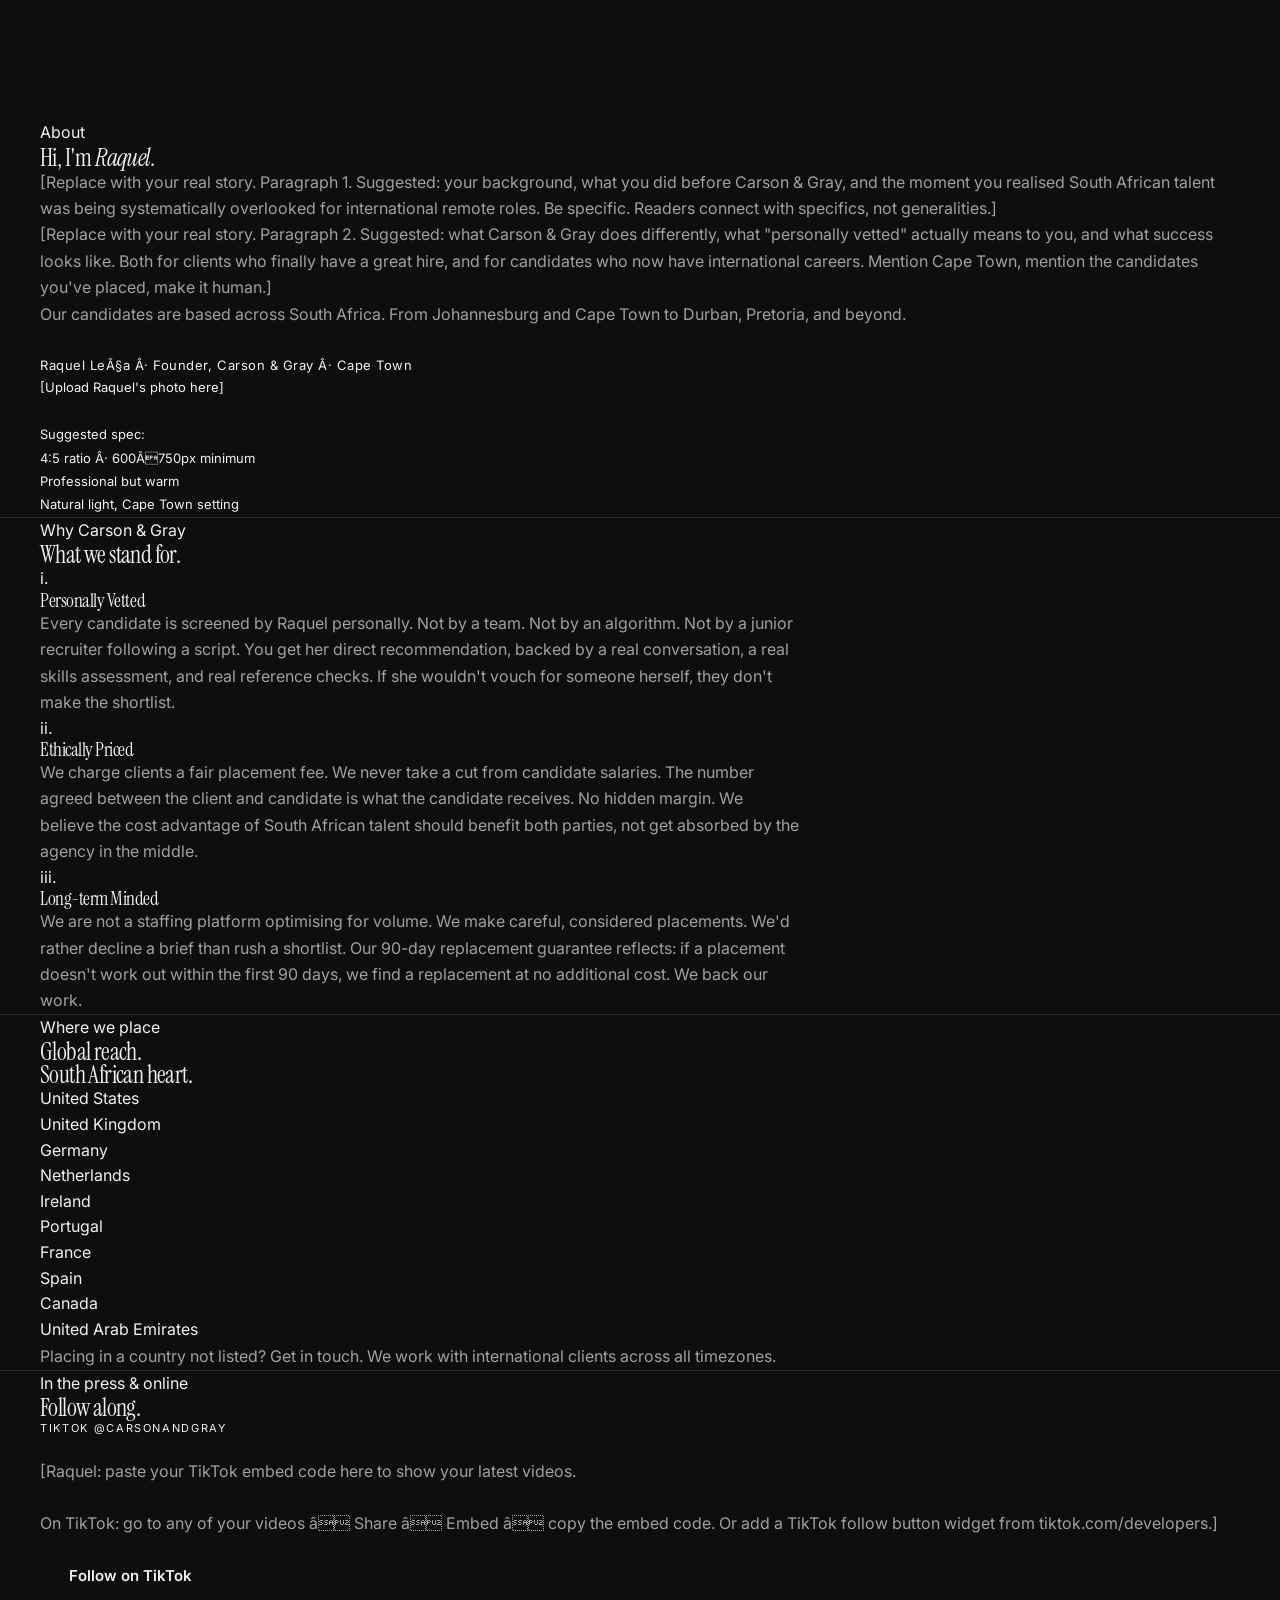
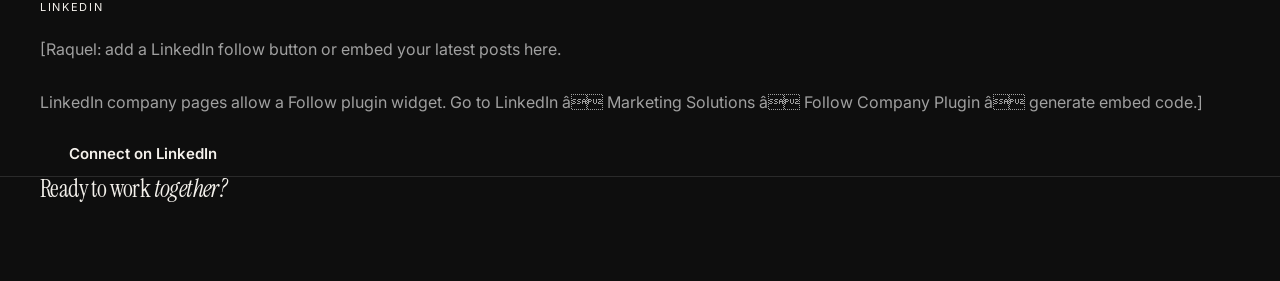
<file: about.html>
<!DOCTYPE html>
<html lang="en">
<head>
  <meta charset="UTF-8" />
  <meta name="viewport" content="width=device-width, initial-scale=1.0" />
  <title>About | Carson &amp; Gray</title>
  <meta name="description" content="Carson & Gray was built to bridge the gap between South Africa's exceptional talent and the international businesses that need them." />
  <meta property="og:title" content="About | Carson &amp; Gray" />
  <meta property="og:description" content="Hi, I'm Raquel. I started Carson & Gray after years of watching incredible South African professionals be overlooked for international remote roles." />
  <link rel="icon" type="image/svg+xml" href="data:image/svg+xml,<svg xmlns='http://www.w3.org/2000/svg' viewBox='0 0 32 32'><rect width='32' height='32' fill='%231a1916'/><text x='4' y='22' font-size='11' fill='%23f0e8db' font-family='serif' letter-spacing='1'>C<tspan font-style='italic'>&amp;</tspan>G</text></svg>" />
  <link rel="preconnect" href="https://fonts.googleapis.com" />
  <link href="https://fonts.googleapis.com/css2?family=Fraunces:ital,opsz,wght@0,9..144,300;0,9..144,400;1,9..144,300;1,9..144,400&family=DM+Sans:wght@400;500&display=swap" rel="stylesheet" />
  <link rel="stylesheet" href="css/style.css" />
</head>
<body>

  <div id="nav-placeholder"></div>

  <main>

    <!-- ââ FOUNDER SPLIT ââ -->
    <section style="padding: 120px 0 0;">
      <div class="container">
        <div class="founder-split">
          <div class="founder-text reveal">
            <span class="eyebrow" style="margin-bottom: 32px;">About</span>
            <h1>Hi, I'm <em>Raquel.</em></h1>
            <p>[Replace with your real story. Paragraph 1. Suggested: your background, what you did before Carson &amp; Gray, and the moment you realised South African talent was being systematically overlooked for international remote roles. Be specific. Readers connect with specifics, not generalities.]</p>
            <p>[Replace with your real story. Paragraph 2. Suggested: what Carson &amp; Gray does differently, what "personally vetted" actually means to you, and what success looks like. Both for clients who finally have a great hire, and for candidates who now have international careers. Mention Cape Town, mention the candidates you've placed, make it human.]</p>
            <p>Our candidates are based across South Africa. From Johannesburg and Cape Town to Durban, Pretoria, and beyond.</p>
            <p style="font-size: 13px; color: var(--ink-mute); margin-top: 28px; letter-spacing: 0.04em;">Raquel LeÃ§a Â· Founder, Carson &amp; Gray Â· Cape Town</p>
          </div>
          <div class="founder-photo reveal reveal-delay-1">
            <!-- Upload photo: 4:5 ratio, professional but warm, natural light. 600Ã750px minimum. -->
            <div>
              <p style="font-size: 13px; color: var(--ink-mute); line-height: 1.8;">[Upload Raquel's photo here]<br /><br />Suggested spec:<br />4:5 ratio Â· 600Ã750px minimum<br />Professional but warm<br />Natural light, Cape Town setting</p>
            </div>
          </div>
        </div>
      </div>
    </section>

    <hr class="section-rule" />

    <!-- ââ WHY CARSON & GRAY ââ -->
    <section>
      <div class="container">
        <div class="section-header reveal">
          <span class="eyebrow">Why Carson &amp; Gray</span>
          <h2>What we stand for.</h2>
        </div>
        <div class="values-list" style="max-width: 760px;">
          <div class="value-item reveal">
            <div class="value-item__num">i.</div>
            <div>
              <h3>Personally Vetted</h3>
              <p>Every candidate is screened by Raquel personally. Not by a team. Not by an algorithm. Not by a junior recruiter following a script. You get her direct recommendation, backed by a real conversation, a real skills assessment, and real reference checks. If she wouldn't vouch for someone herself, they don't make the shortlist.</p>
            </div>
          </div>
          <div class="value-item reveal">
            <div class="value-item__num">ii.</div>
            <div>
              <h3>Ethically Priced</h3>
              <p>We charge clients a fair placement fee. We never take a cut from candidate salaries. The number agreed between the client and candidate is what the candidate receives. No hidden margin. We believe the cost advantage of South African talent should benefit both parties, not get absorbed by the agency in the middle.</p>
            </div>
          </div>
          <div class="value-item reveal">
            <div class="value-item__num">iii.</div>
            <div>
              <h3>Long-term Minded</h3>
              <p>We are not a staffing platform optimising for volume. We make careful, considered placements. We'd rather decline a brief than rush a shortlist. Our 90-day replacement guarantee reflects: if a placement doesn't work out within the first 90 days, we find a replacement at no additional cost. We back our work.</p>
            </div>
          </div>
        </div>
      </div>
    </section>

    <hr class="section-rule" />

    <!-- ââ WHERE WE PLACE ââ -->
    <section style="background: var(--paper-deep);">
      <div class="container">
        <div class="section-header reveal">
          <span class="eyebrow">Where we place</span>
          <h2>Global reach.<br/>South African heart.</h2>
        </div>
        <div class="countries-grid reveal">
          <div class="country-item">United States</div>
          <div class="country-item">United Kingdom</div>
          <div class="country-item">Germany</div>
          <div class="country-item">Netherlands</div>
          <div class="country-item">Ireland</div>
          <div class="country-item">Portugal</div>
          <div class="country-item">France</div>
          <div class="country-item">Spain</div>
          <div class="country-item">Canada</div>
          <div class="country-item">United Arab Emirates</div>
        </div>
        <p class="notice" style="margin-top: 1px;">Placing in a country not listed? Get in touch. We work with international clients across all timezones.</p>
      </div>
    </section>

    <hr class="section-rule" />

    <!-- ââ CONTENT / PRESS ââ -->
    <section>
      <div class="container">
        <div class="section-header reveal">
          <span class="eyebrow">In the press &amp; online</span>
          <h2>Follow along.</h2>
        </div>
        <div class="split-2 reveal">
          <div>
            <p style="font-size: 11px; letter-spacing: 0.15em; text-transform: uppercase; color: var(--ink-mute); margin-bottom: 20px;">TikTok @carsonandgray</p>
            <div class="embed-placeholder">
              <p>[Raquel: paste your TikTok embed code here to show your latest videos.<br /><br />On TikTok: go to any of your videos â Share â Embed â copy the embed code. Or add a TikTok follow button widget from tiktok.com/developers.]</p>
            </div>
            <div style="margin-top: 16px;">
              <a href="https://tiktok.com/@carsonandgray" target="_blank" rel="noopener" class="btn btn--outline">Follow on TikTok</a>
            </div>
          </div>
          <div>
            <p style="font-size: 11px; letter-spacing: 0.15em; text-transform: uppercase; color: var(--ink-mute); margin-bottom: 20px;">LinkedIn</p>
            <div class="embed-placeholder">
              <p>[Raquel: add a LinkedIn follow button or embed your latest posts here.<br /><br />LinkedIn company pages allow a Follow plugin widget. Go to LinkedIn â Marketing Solutions â Follow Company Plugin â generate embed code.]</p>
            </div>
            <div style="margin-top: 16px;">
              <a href="https://linkedin.com" target="_blank" rel="noopener" class="btn btn--outline">Connect on LinkedIn</a>
            </div>
          </div>
        </div>
      </div>
    </section>

    <hr class="section-rule" />

    <!-- ââ CTA ââ -->
    <section class="dark-cta">
      <div class="container">
        <h2 class="reveal">Ready to work <em>together?</em></h2>
        <div style="display: flex; gap: 16px; justify-content: center; flex-wrap: wrap; margin-top: 8px;">
          <a href="contact.html" class="btn btn--accent reveal">Book a discovery call</a>
          <a href="for-candidates.html" class="btn btn--outline-paper reveal">I'm a candidate â</a>
        </div>
      </div>
    </section>

  </main>

  <div id="footer-placeholder"></div>

  <script src="js/main.js"></script>
  <script>initNav('about.html');</script>
</body>
</html>
</file>
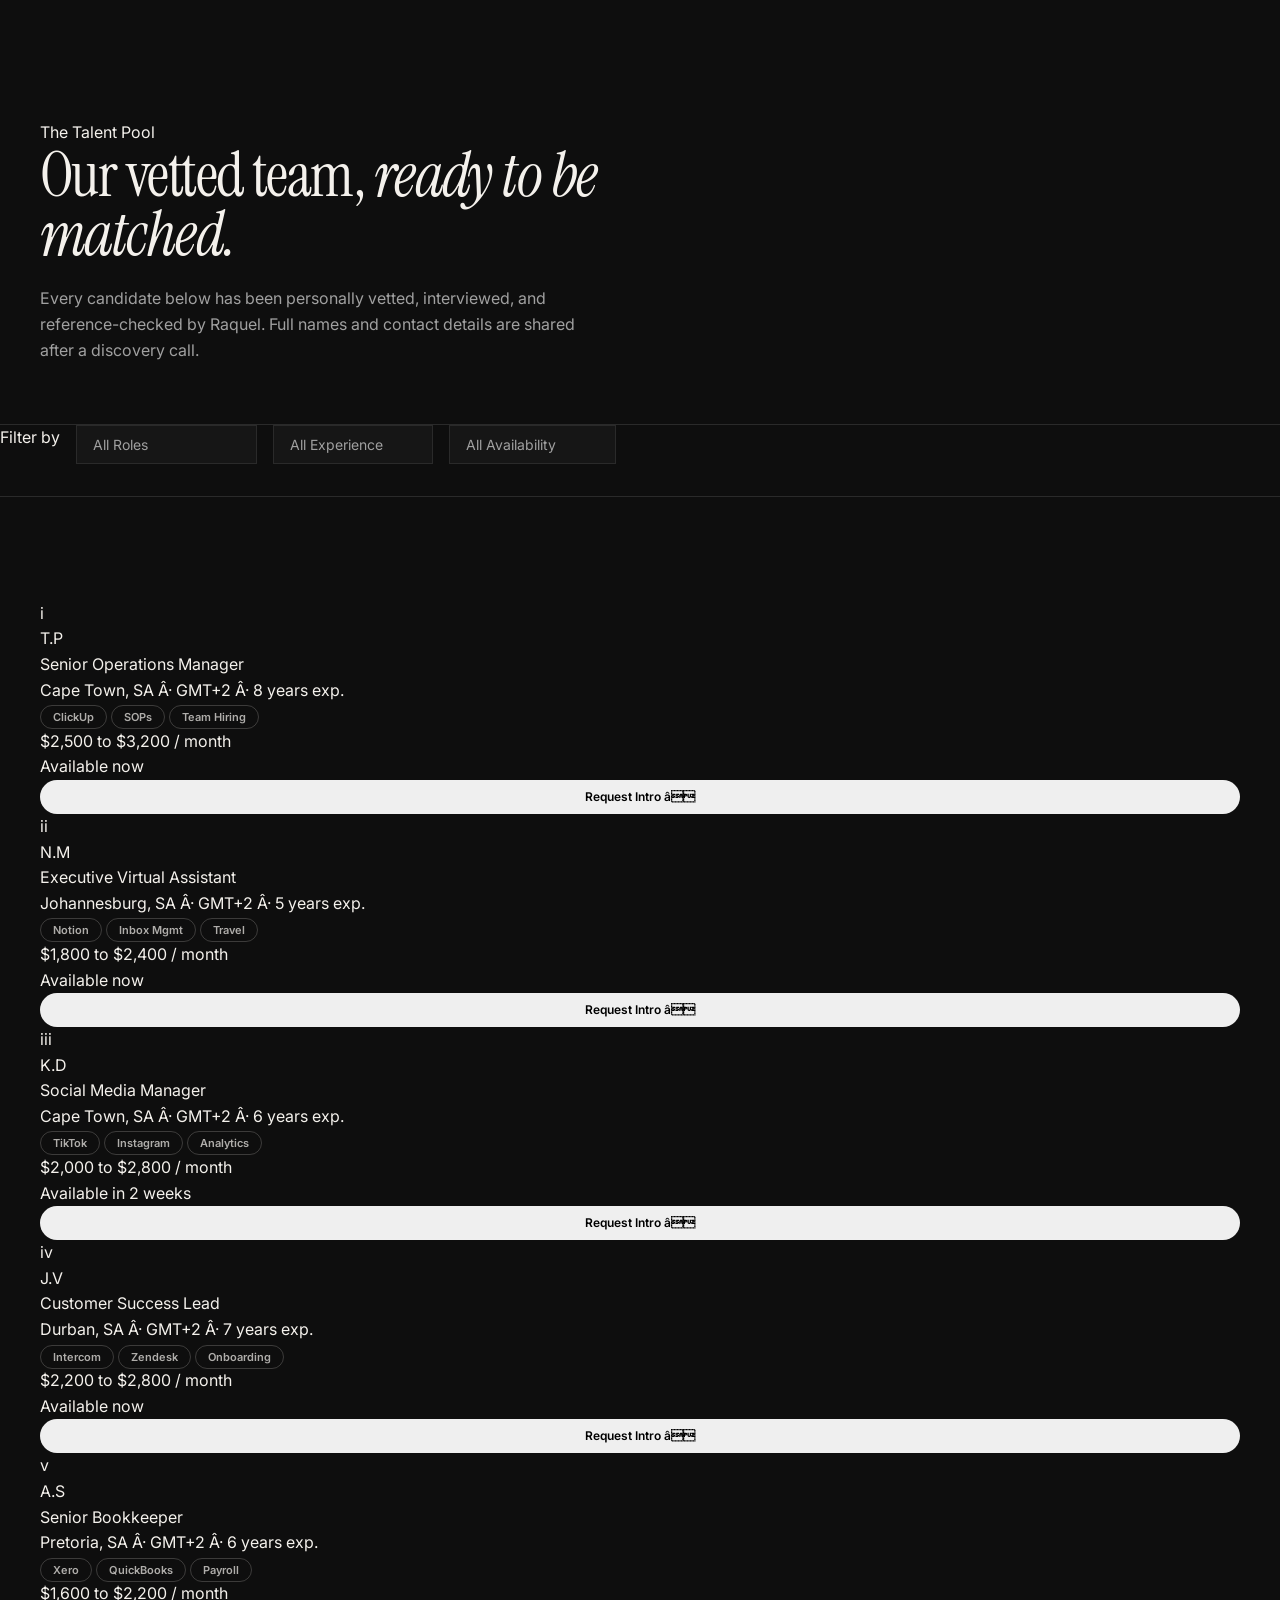
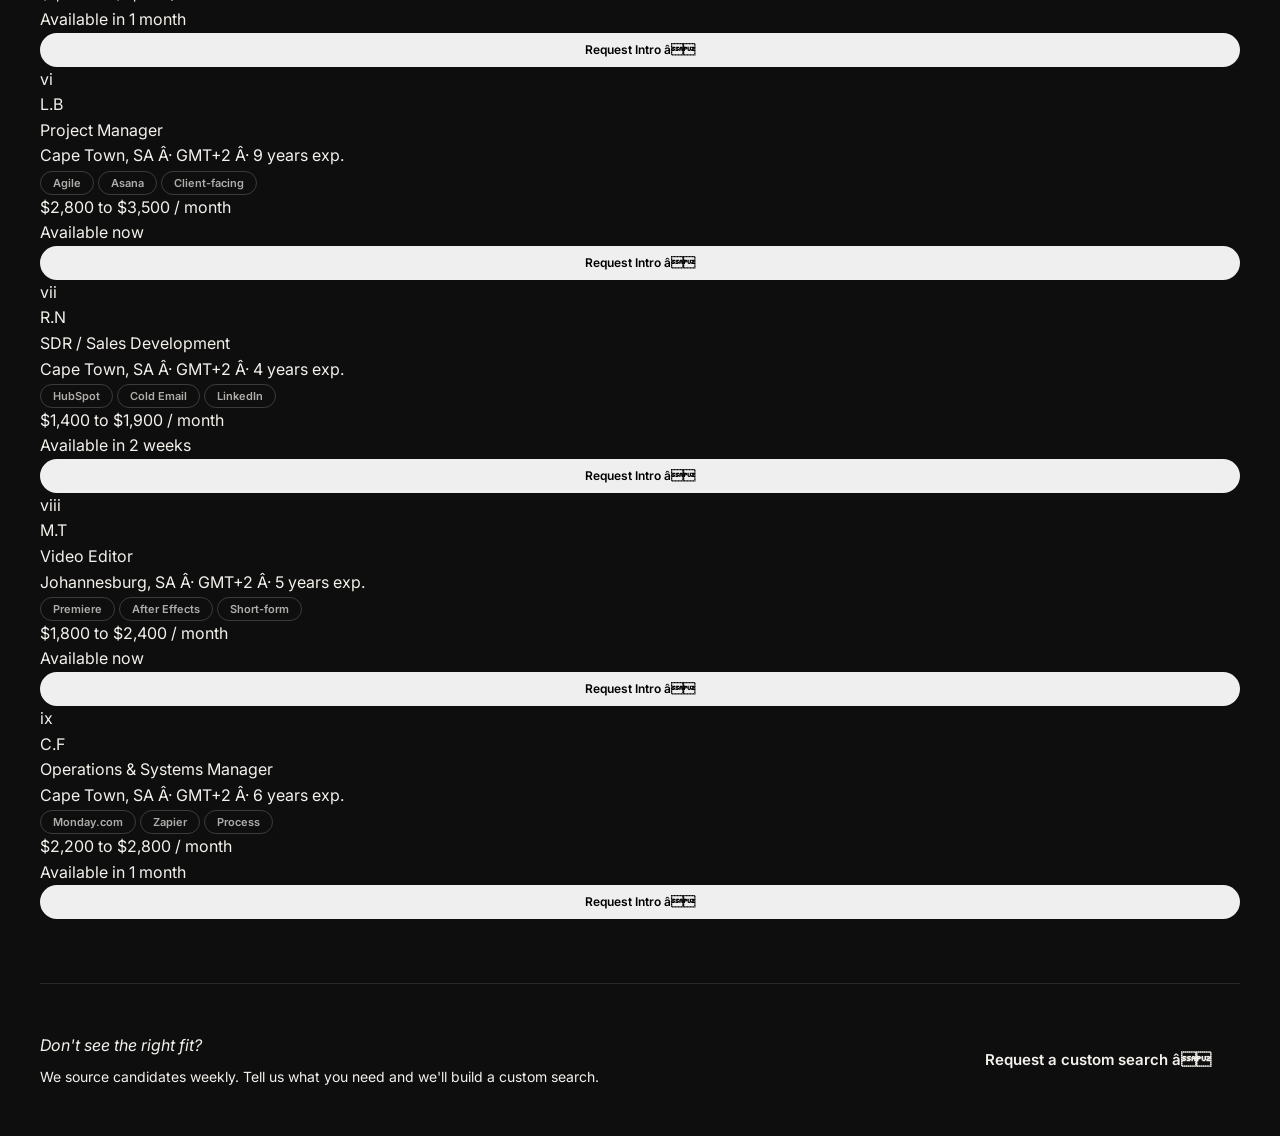
<file: talent-pool.html>
<!DOCTYPE html>
<html lang="en">
<head>
  <meta charset="UTF-8" />
  <meta name="viewport" content="width=device-width, initial-scale=1.0" />
  <title>Talent Pool | Carson &amp; Gray</title>
  <meta name="description" content="Browse our vetted South African remote talent. Every candidate has been personally interviewed and reference-checked." />
  <meta property="og:title" content="Talent Pool | Carson &amp; Gray" />
  <meta property="og:description" content="Our vetted team, ready to be matched." />
  <link rel="icon" type="image/svg+xml" href="data:image/svg+xml,<svg xmlns='http://www.w3.org/2000/svg' viewBox='0 0 32 32'><rect width='32' height='32' fill='%231a1916'/><text x='4' y='22' font-size='11' fill='%23f0e8db' font-family='serif' letter-spacing='1'>C<tspan font-style='italic'>&amp;</tspan>G</text></svg>" />
  <link rel="preconnect" href="https://fonts.googleapis.com" />
  <link href="https://fonts.googleapis.com/css2?family=Fraunces:ital,opsz,wght@0,9..144,300;0,9..144,400;1,9..144,300;1,9..144,400&family=DM+Sans:wght@400;500&display=swap" rel="stylesheet" />
  <link rel="stylesheet" href="css/style.css" />
  <style>
    .talent-header {
      padding: 120px 0 60px;
      border-bottom: 1px solid var(--rule);
    }
  </style>
</head>
<body>

  <div id="nav-placeholder"></div>

  <main>

    <!-- ââ HEADER ââ -->
    <section class="talent-header">
      <div class="container">
        <div class="section-header reveal" style="max-width: 760px; margin-bottom: 0;">
          <span class="eyebrow eyebrow--accent">The Talent Pool</span>
          <h1 style="font-size: clamp(36px, 5vw, 62px);">Our vetted team, <em>ready to be matched.</em></h1>
          <p style="margin-top: 20px; font-size: 16px; max-width: 560px;">Every candidate below has been personally vetted, interviewed, and reference-checked by Raquel. Full names and contact details are shared after a discovery call.</p>
        </div>
      </div>
    </section>

    <!-- ââ FILTERS ââ -->
    <div class="filters-bar" role="search" aria-label="Filter candidates">
      <span class="filters-label">Filter by</span>
      <select class="filter-select" data-filter="role" aria-label="Role type">
        <option value="">All Roles</option>
        <option value="Executive Assistant">Executive Assistant</option>
        <option value="Operations Manager">Operations Manager</option>
        <option value="Social Media Manager">Social Media Manager</option>
        <option value="Customer Support">Customer Support</option>
        <option value="Video Editor">Video Editor</option>
        <option value="Bookkeeper">Bookkeeper</option>
        <option value="Project Manager">Project Manager</option>
        <option value="SDR">SDR / Sales</option>
      </select>
      <select class="filter-select" data-filter="exp" aria-label="Experience level">
        <option value="">All Experience</option>
        <option value="3-5yr">3 to 5 years</option>
        <option value="5-8yr">5 to 8 years</option>
        <option value="8yr+">8+ years</option>
      </select>
      <select class="filter-select" data-filter="avail" aria-label="Availability">
        <option value="">All Availability</option>
        <option value="now">Available now</option>
        <option value="2wk">Available in 2 weeks</option>
        <option value="1mo">Available in 1 month</option>
      </select>
    </div>

    <!-- ââ TALENT GRID ââ -->
    <section style="padding: 48px 0;">
      <div class="container">
        <div class="talent-grid" id="talent-grid">

          <!-- Card 1 -->
          <div class="cand-card reveal" data-role="Operations Manager" data-exp="8yr+" data-avail="now">
            <div class="cand-card__num">i</div>
            <div class="cand-card__initials">T.P</div>
            <div class="cand-card__role">Senior Operations Manager</div>
            <div class="cand-card__meta">Cape Town, SA Â· GMT+2 Â· 8 years exp.</div>
            <div class="cand-card__tags">
              <span class="tag">ClickUp</span>
              <span class="tag">SOPs</span>
              <span class="tag">Team Hiring</span>
            </div>
            <div class="cand-card__rate">$2,500 to $3,200 / month</div>
            <div class="cand-card__avail">
              <span class="avail-dot avail-dot--green" aria-hidden="true"></span>
              Available now
            </div>
            <button class="btn btn--outline" onclick="openIntroModal()" style="width:100%; justify-content:center; font-size:12px; padding:10px;">Request Intro â</button>
          </div>

          <!-- Card 2 -->
          <div class="cand-card reveal reveal-delay-1" data-role="Executive Assistant" data-exp="5-8yr" data-avail="now">
            <div class="cand-card__num">ii</div>
            <div class="cand-card__initials">N.M</div>
            <div class="cand-card__role">Executive Virtual Assistant</div>
            <div class="cand-card__meta">Johannesburg, SA Â· GMT+2 Â· 5 years exp.</div>
            <div class="cand-card__tags">
              <span class="tag">Notion</span>
              <span class="tag">Inbox Mgmt</span>
              <span class="tag">Travel</span>
            </div>
            <div class="cand-card__rate">$1,800 to $2,400 / month</div>
            <div class="cand-card__avail">
              <span class="avail-dot avail-dot--green" aria-hidden="true"></span>
              Available now
            </div>
            <button class="btn btn--outline" onclick="openIntroModal()" style="width:100%; justify-content:center; font-size:12px; padding:10px;">Request Intro â</button>
          </div>

          <!-- Card 3 -->
          <div class="cand-card reveal reveal-delay-2" data-role="Social Media Manager" data-exp="5-8yr" data-avail="2wk">
            <div class="cand-card__num">iii</div>
            <div class="cand-card__initials">K.D</div>
            <div class="cand-card__role">Social Media Manager</div>
            <div class="cand-card__meta">Cape Town, SA Â· GMT+2 Â· 6 years exp.</div>
            <div class="cand-card__tags">
              <span class="tag">TikTok</span>
              <span class="tag">Instagram</span>
              <span class="tag">Analytics</span>
            </div>
            <div class="cand-card__rate">$2,000 to $2,800 / month</div>
            <div class="cand-card__avail">
              <span class="avail-dot avail-dot--amber" aria-hidden="true"></span>
              Available in 2 weeks
            </div>
            <button class="btn btn--outline" onclick="openIntroModal()" style="width:100%; justify-content:center; font-size:12px; padding:10px;">Request Intro â</button>
          </div>

          <!-- Card 4 -->
          <div class="cand-card reveal" data-role="Customer Support" data-exp="5-8yr" data-avail="now">
            <div class="cand-card__num">iv</div>
            <div class="cand-card__initials">J.V</div>
            <div class="cand-card__role">Customer Success Lead</div>
            <div class="cand-card__meta">Durban, SA Â· GMT+2 Â· 7 years exp.</div>
            <div class="cand-card__tags">
              <span class="tag">Intercom</span>
              <span class="tag">Zendesk</span>
              <span class="tag">Onboarding</span>
            </div>
            <div class="cand-card__rate">$2,200 to $2,800 / month</div>
            <div class="cand-card__avail">
              <span class="avail-dot avail-dot--green" aria-hidden="true"></span>
              Available now
            </div>
            <button class="btn btn--outline" onclick="openIntroModal()" style="width:100%; justify-content:center; font-size:12px; padding:10px;">Request Intro â</button>
          </div>

          <!-- Card 5 -->
          <div class="cand-card reveal reveal-delay-1" data-role="Bookkeeper" data-exp="5-8yr" data-avail="1mo">
            <div class="cand-card__num">v</div>
            <div class="cand-card__initials">A.S</div>
            <div class="cand-card__role">Senior Bookkeeper</div>
            <div class="cand-card__meta">Pretoria, SA Â· GMT+2 Â· 6 years exp.</div>
            <div class="cand-card__tags">
              <span class="tag">Xero</span>
              <span class="tag">QuickBooks</span>
              <span class="tag">Payroll</span>
            </div>
            <div class="cand-card__rate">$1,600 to $2,200 / month</div>
            <div class="cand-card__avail">
              <span class="avail-dot avail-dot--muted" aria-hidden="true"></span>
              Available in 1 month
            </div>
            <button class="btn btn--outline" onclick="openIntroModal()" style="width:100%; justify-content:center; font-size:12px; padding:10px;">Request Intro â</button>
          </div>

          <!-- Card 6 -->
          <div class="cand-card reveal reveal-delay-2" data-role="Project Manager" data-exp="8yr+" data-avail="now">
            <div class="cand-card__num">vi</div>
            <div class="cand-card__initials">L.B</div>
            <div class="cand-card__role">Project Manager</div>
            <div class="cand-card__meta">Cape Town, SA Â· GMT+2 Â· 9 years exp.</div>
            <div class="cand-card__tags">
              <span class="tag">Agile</span>
              <span class="tag">Asana</span>
              <span class="tag">Client-facing</span>
            </div>
            <div class="cand-card__rate">$2,800 to $3,500 / month</div>
            <div class="cand-card__avail">
              <span class="avail-dot avail-dot--green" aria-hidden="true"></span>
              Available now
            </div>
            <button class="btn btn--outline" onclick="openIntroModal()" style="width:100%; justify-content:center; font-size:12px; padding:10px;">Request Intro â</button>
          </div>

          <!-- Card 7 -->
          <div class="cand-card reveal" data-role="SDR" data-exp="3-5yr" data-avail="2wk">
            <div class="cand-card__num">vii</div>
            <div class="cand-card__initials">R.N</div>
            <div class="cand-card__role">SDR / Sales Development</div>
            <div class="cand-card__meta">Cape Town, SA Â· GMT+2 Â· 4 years exp.</div>
            <div class="cand-card__tags">
              <span class="tag">HubSpot</span>
              <span class="tag">Cold Email</span>
              <span class="tag">LinkedIn</span>
            </div>
            <div class="cand-card__rate">$1,400 to $1,900 / month</div>
            <div class="cand-card__avail">
              <span class="avail-dot avail-dot--amber" aria-hidden="true"></span>
              Available in 2 weeks
            </div>
            <button class="btn btn--outline" onclick="openIntroModal()" style="width:100%; justify-content:center; font-size:12px; padding:10px;">Request Intro â</button>
          </div>

          <!-- Card 8 -->
          <div class="cand-card reveal reveal-delay-1" data-role="Video Editor" data-exp="5-8yr" data-avail="now">
            <div class="cand-card__num">viii</div>
            <div class="cand-card__initials">M.T</div>
            <div class="cand-card__role">Video Editor</div>
            <div class="cand-card__meta">Johannesburg, SA Â· GMT+2 Â· 5 years exp.</div>
            <div class="cand-card__tags">
              <span class="tag">Premiere</span>
              <span class="tag">After Effects</span>
              <span class="tag">Short-form</span>
            </div>
            <div class="cand-card__rate">$1,800 to $2,400 / month</div>
            <div class="cand-card__avail">
              <span class="avail-dot avail-dot--green" aria-hidden="true"></span>
              Available now
            </div>
            <button class="btn btn--outline" onclick="openIntroModal()" style="width:100%; justify-content:center; font-size:12px; padding:10px;">Request Intro â</button>
          </div>

          <!-- Card 9 -->
          <div class="cand-card reveal reveal-delay-2" data-role="Operations Manager" data-exp="5-8yr" data-avail="1mo">
            <div class="cand-card__num">ix</div>
            <div class="cand-card__initials">C.F</div>
            <div class="cand-card__role">Operations &amp; Systems Manager</div>
            <div class="cand-card__meta">Cape Town, SA Â· GMT+2 Â· 6 years exp.</div>
            <div class="cand-card__tags">
              <span class="tag">Monday.com</span>
              <span class="tag">Zapier</span>
              <span class="tag">Process</span>
            </div>
            <div class="cand-card__rate">$2,200 to $2,800 / month</div>
            <div class="cand-card__avail">
              <span class="avail-dot avail-dot--muted" aria-hidden="true"></span>
              Available in 1 month
            </div>
            <button class="btn btn--outline" onclick="openIntroModal()" style="width:100%; justify-content:center; font-size:12px; padding:10px;">Request Intro â</button>
          </div>

        </div>

        <!-- No results message -->
        <div id="no-results" style="display:none; text-align:center; padding: 80px 0; color: var(--ink-mute); font-size: 15px;">
          No candidates match your current filters. <a href="#" onclick="resetFilters(); return false;" style="color:var(--ink); text-decoration:underline;">Clear filters</a>
        </div>

        <!-- Bottom CTA -->
        <div style="margin-top: 64px; padding-top: 48px; border-top: 1px solid var(--rule); display: flex; justify-content: space-between; align-items: center; flex-wrap: wrap; gap: 20px;">
          <div>
            <p style="font-size: 16px; font-family: var(--font-display); font-style: italic; color: var(--ink);">Don't see the right fit?</p>
            <p style="font-size: 14px; color: var(--ink-mute); margin-top: 6px;">We source candidates weekly. Tell us what you need and we'll build a custom search.</p>
          </div>
          <a href="contact.html" class="btn btn--filled">Request a custom search â</a>
        </div>
      </div>
    </section>

  </main>

  <!-- ââ INTRO MODAL ââ -->
  <div id="intro-modal" role="dialog" aria-modal="true" aria-label="Request an introduction" style="display:none; position:fixed; inset:0; z-index:1000; background:rgba(26,25,22,0.7); align-items:center; justify-content:center;">
    <div style="background:var(--paper); max-width:480px; width:90%; padding:52px 48px; position:relative; border:1px solid var(--rule);">
      <button onclick="closeIntroModal()" aria-label="Close" style="position:absolute; top:20px; right:24px; background:none; border:none; font-size:22px; color:var(--ink-mute); cursor:pointer;">Ã</button>
      <h3 style="font-size:26px; margin-bottom:12px;">Request an Introduction</h3>
      <p style="font-size:14px; color:var(--ink-soft); margin-bottom:28px;">To unlock full candidate profiles and arrange introductions, book a quick discovery call with Raquel. Takes 20 minutes and costs nothing.</p>
      <a href="contact.html" class="btn btn--filled">Book a discovery call â</a>
    </div>
  </div>

  <div id="footer-placeholder"></div>

  <script src="js/main.js"></script>
  <script>
    initNav('talent-pool.html');

    function openIntroModal() {
      const m = document.getElementById('intro-modal');
      m.style.display = 'flex';
      document.body.style.overflow = 'hidden';
    }
    function closeIntroModal() {
      document.getElementById('intro-modal').style.display = 'none';
      document.body.style.overflow = '';
    }
    document.getElementById('intro-modal').addEventListener('click', e => {
      if (e.target === document.getElementById('intro-modal')) closeIntroModal();
    });

    // Check for no results
    const origFilter = initFilters;
    document.addEventListener('DOMContentLoaded', () => {
      const selects = document.querySelectorAll('.filter-select[data-filter]');
      selects.forEach(s => s.addEventListener('change', checkNoResults));
    });
    function checkNoResults() {
      const visible = document.querySelectorAll('#talent-grid .cand-card:not([data-hidden="true"])').length;
      document.getElementById('no-results').style.display = visible === 0 ? 'block' : 'none';
    }
    function resetFilters() {
      document.querySelectorAll('.filter-select').forEach(s => s.value = '');
      document.querySelectorAll('#talent-grid .cand-card').forEach(c => c.dataset.hidden = 'false');
      document.getElementById('no-results').style.display = 'none';
    }
  </script>
</body>
</html>
</file>
<file: css/style.css>
/* =============================================
   CARSON & GRAY â SHARED STYLESHEET
   ============================================= */
@import url('https://fonts.googleapis.com/css2?family=Instrument+Serif:ital@0;1&family=Inter:wght@400;500;600;700&display=swap');

:root {
  --black:       #0e0e0e;
  --black-card:  #161616;
  --white:       #f4f1ec;
  --white-mute:  #a0a0a0;
  --white-soft:  #6a6a6a;
  --accent:      #c9a961;
  --rule:        #2a2a2a;
  --max-w:       1280px;
  --pad-x:       40px;
}

*, *::before, *::after { box-sizing: border-box; margin: 0; padding: 0; }
html { scroll-behavior: smooth; }
body { background: var(--black); color: var(--white); font-family: 'Inter', system-ui, sans-serif; line-height: 1.6; -webkit-font-smoothing: antialiased; overflow-x: hidden; }
img { display: block; max-width: 100%; }
a { color: inherit; text-decoration: none; }
ul { list-style: none; }
button { font-family: inherit; cursor: pointer; }

h1, h2, h3, h4 { font-family: 'Instrument Serif', Georgia, serif; font-weight: 400; letter-spacing: -0.025em; line-height: 0.96; color: var(--white); }
em { font-style: italic; font-family: 'Instrument Serif', Georgia, serif; color: inherit; }
p { font-family: 'Inter', sans-serif; line-height: 1.65; color: var(--white-mute); }

.container { max-width: var(--max-w); margin: 0 auto; padding: 0 var(--pad-x); }
.section-rule { border: none; border-top: 1px solid var(--rule); }

.reveal { opacity: 0; transform: translateY(28px); transition: opacity 0.6s ease-out, transform 0.6s ease-out; }
.reveal.visible { opacity: 1; transform: translateY(0); }
.reveal-delay-1 { transition-delay: 0.1s; }
.reveal-delay-2 { transition-delay: 0.2s; }
.reveal-delay-3 { transition-delay: 0.3s; }
.reveal-delay-4 { transition-delay: 0.4s; }

/* BUTTONS */
.btn { display: inline-flex; align-items: center; gap: 8px; padding: 14px 28px; border-radius: 100px; font-family: 'Inter', sans-serif; font-size: 15px; font-weight: 600; line-height: 1; border: 1px solid transparent; transition: background 0.25s, color 0.25s, border-color 0.25s, opacity 0.25s; cursor: pointer; white-space: nowrap; }
.btn-white { background: var(--white); color: var(--black); border-color: var(--white); }
.btn-white:hover { opacity: 0.88; }
.btn-outline { background: transparent; color: var(--white); border-color: rgba(244,241,236,0.3); }
.btn-outline:hover { border-color: var(--white); background: rgba(244,241,236,0.06); }
.btn-gold { background: var(--accent); color: var(--black); border-color: var(--accent); }
.btn-gold:hover { opacity: 0.88; }
.btn-sm { padding: 10px 20px; font-size: 13px; }

/* NAV */
.nav { position: fixed; top: 0; left: 0; right: 0; z-index: 100; background: rgba(14,14,14,0.6); backdrop-filter: blur(20px); -webkit-backdrop-filter: blur(20px); border-bottom: 1px solid transparent; transition: border-color 0.3s; }
.nav.scrolled { border-bottom-color: var(--rule); }
.nav-inner { max-width: var(--max-w); margin: 0 auto; padding: 0 var(--pad-x); height: 72px; display: flex; align-items: center; gap: 40px; }
.nav-logo { font-family: 'Instrument Serif', Georgia, serif; font-size: 22px; letter-spacing: -0.02em; color: var(--white); flex-shrink: 0; }
.nav-menu { display: flex; align-items: center; gap: 36px; flex: 1; justify-content: center; }
.nav-menu a { font-size: 14px; font-weight: 500; color: var(--white-mute); transition: color 0.2s; white-space: nowrap; }
.nav-menu a:hover, .nav-menu a.active { color: var(--white); }
.nav-cta { flex-shrink: 0; }
.nav-hamburger { display: none; flex-direction: column; gap: 5px; background: none; border: none; padding: 4px; margin-left: auto; cursor: pointer; }
.nav-hamburger span { display: block; width: 22px; height: 1.5px; background: var(--white); transition: transform 0.3s, opacity 0.3s; }
.nav-hamburger.open span:nth-child(1) { transform: translateY(6.5px) rotate(45deg); }
.nav-hamburger.open span:nth-child(2) { opacity: 0; }
.nav-hamburger.open span:nth-child(3) { transform: translateY(-6.5px) rotate(-45deg); }
.nav-mobile { display: none; flex-direction: column; gap: 0; border-top: 1px solid var(--rule); background: rgba(14,14,14,0.97); }
.nav-mobile.open { display: flex; }
.nav-mobile a { padding: 16px var(--pad-x); font-size: 15px; font-weight: 500; color: var(--white-mute); border-bottom: 1px solid var(--rule); transition: color 0.2s; }
.nav-mobile a:hover { color: var(--white); }
.nav-mobile .btn { margin: 20px var(--pad-x); width: fit-content; }

/* FOOTER */
footer { background: var(--black); border-top: 1px solid var(--rule); }
.footer-grid { display: grid; grid-template-columns: 2fr 1fr 1fr 1fr; gap: 60px; padding: 80px 0 64px; }
.footer-brand-logo { font-family: 'Instrument Serif', Georgia, serif; font-size: 36px; letter-spacing: -0.02em; color: var(--white); margin-bottom: 16px; display: block; }
.footer-tagline { font-size: 14px; color: var(--white-soft); line-height: 1.6; max-width: 260px; }
.footer-col h4 { font-family: 'Inter', sans-serif; font-size: 11px; font-weight: 700; letter-spacing: 0.15em; text-transform: uppercase; color: var(--white-soft); margin-bottom: 20px; }
.footer-col ul { display: flex; flex-direction: column; gap: 12px; }
.footer-col ul li a { font-size: 14px; color: var(--white-mute); transition: color 0.2s; }
.footer-col ul li a:hover { color: var(--white); }
.footer-bottom { border-top: 1px solid var(--rule); padding: 24px 0; display: flex; align-items: center; justify-content: space-between; }
.footer-bottom p, .footer-bottom a { font-size: 13px; color: var(--white-soft); }
.footer-bottom a:hover { color: var(--white-mute); }
.footer-bottom-links { display: flex; gap: 24px; }

/* HERO */
.hero { position: relative; min-height: 100vh; min-height: 720px; display: flex; flex-direction: column; justify-content: flex-end; overflow: hidden; }
.hero-bg { position: absolute; inset: 0; background-size: cover; background-position: center; background-repeat: no-repeat; }
.hero-overlay { position: absolute; inset: 0; background: linear-gradient(180deg, rgba(14,14,14,0.35) 0%, rgba(14,14,14,0.25) 40%, rgba(14,14,14,0.85) 100%); }
.hero-content { position: relative; z-index: 2; padding-bottom: 80px; }
.hero-eyebrow { display: flex; align-items: center; gap: 14px; font-size: 12px; font-weight: 600; letter-spacing: 0.15em; text-transform: uppercase; color: rgba(244,241,236,0.85); margin-bottom: 24px; }
.hero-eyebrow::before { content: ''; display: block; width: 32px; height: 1px; background: rgba(244,241,236,0.5); flex-shrink: 0; }
.hero h1 { font-size: clamp(56px,8vw,120px); line-height: 0.95; max-width: 960px; margin-bottom: 28px; }
.hero-tagline { font-size: 18px; color: rgba(244,241,236,0.72); max-width: 580px; line-height: 1.55; margin-bottom: 40px; }
.hero-buttons { display: flex; gap: 14px; flex-wrap: wrap; }
.hero-scroll-hint { position: absolute; bottom: 28px; right: var(--pad-x); font-size: 11px; color: rgba(244,241,236,0.5); letter-spacing: 0.05em; z-index: 2; }
.hero-inner { min-height: 56vh; }
.hero-inner h1 { font-size: clamp(40px,6vw,88px); }
.hero-dark { min-height: 40vh; background: var(--black); padding: 160px 0 80px; display: flex; align-items: flex-end; }

/* SECTIONS */
.section { padding: 140px 0; }
.section-sm { padding: 80px 0; }
.section-head { display: flex; align-items: flex-end; justify-content: space-between; margin-bottom: 64px; gap: 24px; }
.section-eyebrow { font-size: 12px; font-weight: 600; letter-spacing: 0.15em; text-transform: uppercase; color: var(--white-soft); margin-bottom: 16px; }
.section-h2 { font-size: clamp(40px,5vw,72px); }
.section-sub { font-size: 17px; color: var(--white-mute); max-width: 560px; margin-top: 16px; line-height: 1.6; }

/* TRUSTED BY */
.trusted { padding: 80px 0; }
.trusted-label { text-align: center; font-size: 12px; font-weight: 600; letter-spacing: 0.2em; text-transform: uppercase; color: var(--white-mute); margin-bottom: 36px; }
.trusted-logos { display: grid; grid-template-columns: repeat(8,1fr); gap: 1px; border: 1px solid var(--rule); background: var(--rule); }
.trusted-logo-box { height: 72px; display: flex; align-items: center; justify-content: center; font-size: 11px; font-weight: 600; letter-spacing: 0.1em; color: var(--white-soft); background: var(--black-card); border: 1px dashed var(--rule); }

/* INTRO 2-COL */
.intro-grid { display: grid; grid-template-columns: 1fr 1fr; gap: 80px; align-items: center; }
.intro-copy h2 { font-size: clamp(40px,4vw,64px); margin-bottom: 28px; }
.intro-copy p { font-size: 16px; margin-bottom: 20px; }
.intro-copy p:last-of-type { margin-bottom: 36px; }
.intro-buttons { display: flex; gap: 14px; flex-wrap: wrap; }
.intro-image { aspect-ratio: 4/5; overflow: hidden; }
.intro-image img { width: 100%; height: 100%; object-fit: cover; }

/* PAIN POINTS */
.pain-head { margin-bottom: 64px; }
.pain-head h2 { font-size: clamp(40px,5vw,72px); margin-bottom: 16px; }
.pain-head p { font-size: 17px; }
.pain-grid { display: grid; grid-template-columns: repeat(3,1fr); gap: 1px; background: var(--rule); border: 1px solid var(--rule); }
.pain-card { background: #161616; padding: 40px; }
.pain-num { font-size: 13px; font-weight: 600; color: var(--accent); letter-spacing: 0.05em; margin-bottom: 16px; display: block; }
.pain-card h3 { font-size: 22px; margin-bottom: 10px; line-height: 1.1; }
.pain-card .pain-sub { font-size: 13px; font-weight: 600; color: var(--white-mute); margin-bottom: 14px; line-height: 1.4; }
.pain-card p { font-size: 14px; line-height: 1.65; }

/* SERVICES */
.services-grid { display: grid; grid-template-columns: repeat(3,1fr); gap: 1px; background: var(--rule); }
.service-card { position: relative; aspect-ratio: 3/4; overflow: hidden; cursor: pointer; }
.service-card img { width: 100%; height: 100%; object-fit: cover; transition: transform 0.6s ease; }
.service-card:hover img { transform: scale(1.05); }
.service-overlay { position: absolute; inset: 0; background: linear-gradient(180deg, transparent 40%, rgba(14,14,14,0.92) 100%); }
.service-content { position: absolute; bottom: 0; left: 0; right: 0; padding: 32px; }
.service-content h3 { font-size: 26px; margin-bottom: 10px; }
.service-content p { font-size: 14px; margin-bottom: 18px; color: rgba(244,241,236,0.7); }
.service-tags { display: flex; flex-wrap: wrap; gap: 6px; }
.tag { font-size: 11px; font-weight: 600; padding: 4px 12px; border-radius: 100px; border: 1px solid rgba(244,241,236,0.2); color: rgba(244,241,236,0.7); }

/* PROCESS */
.process-grid { display: grid; grid-template-columns: repeat(4,1fr); gap: 1px; background: var(--rule); }
.process-card { background: var(--black-card); }
.process-img { aspect-ratio: 4/3; overflow: hidden; }
.process-img img { width: 100%; height: 100%; object-fit: cover; }
.process-body { padding: 28px; }
.process-num { font-size: 13px; font-weight: 600; color: var(--accent); letter-spacing: 0.05em; margin-bottom: 12px; display: block; }
.process-body h3 { font-size: 22px; margin-bottom: 10px; }
.process-body p { font-size: 14px; }

/* TESTIMONIALS */
.testimonials-grid { display: grid; grid-template-columns: repeat(3,1fr); gap: 1px; background: var(--rule); border: 1px solid var(--rule); margin-bottom: 100px; }
.testi-card { background: var(--black-card); padding: 32px; }
.testi-avatar { width: 48px; height: 48px; border-radius: 50%; background: linear-gradient(135deg, var(--accent) 0%, #a07830 100%); display: flex; align-items: center; justify-content: center; font-family: 'Instrument Serif', serif; font-size: 16px; color: var(--black); margin-bottom: 20px; }
.testi-name { font-family: 'Instrument Serif', serif; font-size: 16px; letter-spacing: -0.01em; color: var(--white); margin-bottom: 4px; display: block; }
.testi-role { font-size: 12px; color: var(--white-soft); margin-bottom: 18px; display: block; }
.testi-quote { font-size: 14px; line-height: 1.7; margin-bottom: 20px; }
.testi-link { font-size: 13px; font-weight: 600; color: var(--accent); transition: opacity 0.2s; }
.testi-link:hover { opacity: 0.75; }
.testi-stat { text-align: center; }
.testi-stat-num { font-family: 'Instrument Serif', serif; font-size: clamp(64px,10vw,120px); line-height: 0.9; color: var(--accent); display: block; letter-spacing: -0.025em; }
.testi-stat-label { font-size: 16px; color: var(--white-mute); margin-top: 16px; display: block; }

/* TWO PATHS */
.paths-grid { display: grid; grid-template-columns: 1fr 1fr; gap: 1px; background: var(--rule); }
.path-card { position: relative; aspect-ratio: 3/2; overflow: hidden; cursor: pointer; display: block; background: #1a1a1a; }
.path-card img { width: 100%; height: 100%; object-fit: cover; transition: transform 0.6s ease; }
.path-card:hover img { transform: scale(1.04); }
.path-overlay { position: absolute; inset: 0; background: linear-gradient(180deg, rgba(14,14,14,0.15) 0%, rgba(14,14,14,0.88) 100%); }
.path-content { position: absolute; bottom: 0; left: 0; right: 0; padding: 40px; }
.path-content h3 { font-size: clamp(28px,3vw,42px); margin-bottom: 12px; }
.path-content p { font-size: 16px; color: rgba(244,241,236,0.72); margin-bottom: 24px; }
.path-arrow { font-size: 14px; font-weight: 600; color: var(--accent); }

/* FINAL CTA */
.final-cta { padding: 160px 0; text-align: center; position: relative; overflow: hidden; }
.final-cta::before { content: ''; position: absolute; top: 50%; left: 50%; transform: translate(-50%,-50%); width: 600px; height: 600px; background: radial-gradient(circle, rgba(201,169,97,0.08) 0%, transparent 70%); pointer-events: none; }
.final-cta h2 { font-size: clamp(56px,10vw,140px); line-height: 0.92; margin-bottom: 28px; position: relative; }
.final-cta .cta-sub { font-size: 18px; max-width: 600px; margin: 0 auto 44px; color: var(--white-mute); position: relative; }
.final-cta .btn { position: relative; }

/* FOR CLIENTS */
.why-grid { display: grid; grid-template-columns: 1fr 1fr; gap: 1px; background: var(--rule); border: 1px solid var(--rule); }
.why-card { background: var(--black-card); padding: 48px; }
.why-card h3 { font-size: 28px; margin-bottom: 16px; }
.why-card p { font-size: 15px; }
.roles-grid { display: grid; grid-template-columns: repeat(3,1fr); gap: 1px; background: var(--rule); border: 1px solid var(--rule); }
.role-item { background: var(--black); padding: 28px 32px; }
.role-item span { font-size: 13px; color: var(--accent); font-weight: 600; letter-spacing: 0.05em; display: block; margin-bottom: 8px; }
.role-item h3 { font-size: 20px; line-height: 1.1; }
.pricing-block { background: var(--black-card); border: 1px solid var(--rule); padding: 64px; display: grid; grid-template-columns: 1fr 1fr; gap: 80px; align-items: start; }
.pricing-block h3 { font-size: 36px; margin-bottom: 20px; }
.pricing-block p { font-size: 16px; margin-bottom: 16px; }
.pricing-includes { display: flex; flex-direction: column; gap: 14px; }
.pricing-includes li { display: flex; align-items: flex-start; gap: 12px; font-size: 15px; color: var(--white-mute); }
.pricing-includes li::before { content: ''; display: block; width: 5px; height: 5px; border-radius: 50%; background: var(--accent); flex-shrink: 0; margin-top: 8px; }
.case-study { background: var(--black-card); border: 1px solid var(--rule); padding: 64px; }
.case-study-placeholder { font-size: 14px; font-style: italic; color: var(--white-soft); padding: 32px; border: 1px dashed var(--rule); text-align: center; }

/* FAQ */
.faq { display: flex; flex-direction: column; }
.faq-item { border-bottom: 1px solid var(--rule); }
.faq-trigger { width: 100%; background: none; border: none; text-align: left; padding: 24px 0; display: flex; align-items: center; justify-content: space-between; gap: 24px; cursor: pointer; }
.faq-trigger span { font-family: 'Instrument Serif', serif; font-size: 20px; letter-spacing: -0.015em; color: var(--white); line-height: 1.2; }
.faq-icon { width: 24px; height: 24px; border: 1px solid var(--rule); border-radius: 50%; display: flex; align-items: center; justify-content: center; flex-shrink: 0; transition: border-color 0.3s; position: relative; }
.faq-icon::before, .faq-icon::after { content: ''; position: absolute; background: var(--white); transition: opacity 0.3s; }
.faq-icon::before { width: 10px; height: 1px; }
.faq-icon::after { width: 1px; height: 10px; }
.faq-item.open .faq-icon::after { opacity: 0; }
.faq-item.open .faq-icon { border-color: var(--accent); }
.faq-body { display: none; padding-bottom: 24px; }
.faq-item.open .faq-body { display: block; }
.faq-body p { font-size: 15px; line-height: 1.7; }

/* FOR CANDIDATES */
.who-grid { display: grid; grid-template-columns: 1fr 1fr; gap: 1px; background: var(--rule); border: 1px solid var(--rule); }
.who-item { background: var(--black); padding: 28px 32px; }
.who-item h3 { font-size: 22px; margin-bottom: 10px; }
.who-item p { font-size: 14px; }
.look-for-grid { display: grid; grid-template-columns: repeat(3,1fr); gap: 1px; background: var(--rule); border: 1px solid var(--rule); }
.look-for-item { background: var(--black-card); padding: 36px; }
.look-for-item h3 { font-size: 20px; margin-bottom: 12px; }
.look-for-item p { font-size: 14px; }
.apply-form { max-width: 720px; }
.form-row { display: grid; grid-template-columns: 1fr 1fr; gap: 16px; }
.form-group { display: flex; flex-direction: column; gap: 8px; margin-bottom: 20px; }
.form-group label { font-size: 12px; font-weight: 600; letter-spacing: 0.1em; text-transform: uppercase; color: var(--white-soft); }
.form-group input, .form-group select, .form-group textarea { background: var(--black-card); border: 1px solid var(--rule); color: var(--white); font-family: 'Inter', sans-serif; font-size: 15px; padding: 14px 18px; outline: none; transition: border-color 0.2s; border-radius: 0; -webkit-appearance: none; width: 100%; }
.form-group input:focus, .form-group select:focus, .form-group textarea:focus { border-color: var(--accent); }
.form-group input::placeholder, .form-group textarea::placeholder { color: var(--white-soft); }
.form-group select option { background: var(--black-card); }
.form-group textarea { resize: vertical; min-height: 120px; }

/* TALENT POOL */
.filters-bar { display: flex; gap: 16px; flex-wrap: wrap; margin-bottom: 56px; padding-bottom: 32px; border-bottom: 1px solid var(--rule); }
.filter-select { background: var(--black-card); border: 1px solid var(--rule); color: var(--white-mute); font-family: 'Inter', sans-serif; font-size: 14px; padding: 10px 16px; cursor: pointer; -webkit-appearance: none; min-width: 160px; border-radius: 0; outline: none; }
.candidates-grid { display: grid; grid-template-columns: repeat(3,1fr); gap: 1px; background: var(--rule); border: 1px solid var(--rule); }
.candidate-card { background: var(--black-card); padding: 32px; }
.candidate-initials { width: 52px; height: 52px; border-radius: 50%; border: 1px solid var(--rule); display: flex; align-items: center; justify-content: center; font-family: 'Instrument Serif', serif; font-size: 18px; color: var(--white); margin-bottom: 20px; }
.candidate-role { font-family: 'Instrument Serif', serif; font-size: 20px; color: var(--white); margin-bottom: 6px; letter-spacing: -0.015em; line-height: 1.1; }
.candidate-meta { font-size: 13px; color: var(--white-soft); margin-bottom: 18px; }
.candidate-skills { display: flex; flex-wrap: wrap; gap: 6px; margin-bottom: 20px; }
.candidate-rate { font-size: 15px; font-weight: 600; color: var(--white); margin-bottom: 8px; }
.candidate-avail { display: flex; align-items: center; gap: 8px; font-size: 13px; color: var(--white-soft); margin-bottom: 24px; }
.avail-dot { width: 7px; height: 7px; border-radius: 50%; background: #4ade80; flex-shrink: 0; }

/* ABOUT */
.about-split { display: grid; grid-template-columns: 1fr 1fr; gap: 80px; align-items: start; padding: 140px 0; }
.about-left h1 { font-size: clamp(48px,6vw,88px); margin-bottom: 32px; }
.about-left p { font-size: 16px; margin-bottom: 20px; }
.about-photo { aspect-ratio: 4/5; background: var(--black-card); border: 1px solid var(--rule); display: flex; align-items: center; justify-content: center; text-align: center; padding: 40px; position: sticky; top: 100px; }
.about-photo-note { font-size: 13px; color: var(--white-soft); line-height: 1.6; }
.values-grid { display: grid; grid-template-columns: repeat(3,1fr); gap: 1px; background: var(--rule); border: 1px solid var(--rule); }
.value-card { background: var(--black); padding: 40px; }
.value-card h3 { font-size: 24px; margin-bottom: 14px; }
.value-card p { font-size: 15px; }
.countries-list { display: flex; flex-wrap: wrap; gap: 12px; margin-top: 32px; }
.country-pill { padding: 10px 20px; border: 1px solid var(--rule); font-size: 14px; font-weight: 500; color: var(--white-mute); border-radius: 100px; }
.press-grid { display: grid; grid-template-columns: 1fr 1fr; gap: 24px; }
.press-card { background: var(--black-card); border: 1px solid var(--rule); padding: 40px; min-height: 200px; display: flex; align-items: center; justify-content: center; text-align: center; }
.press-card p { font-size: 13px; color: var(--white-soft); }

/* CONTACT */
.contact-wrap { padding: 120px var(--pad-x) 80px; max-width: var(--max-w); margin: 0 auto; }
.contact-headline { font-size: clamp(56px,8vw,120px); line-height: 0.92; margin-bottom: 80px; }
.contact-paths { display: grid; grid-template-columns: 1fr 1fr; gap: 1px; background: var(--rule); border: 1px solid var(--rule); margin-bottom: 64px; }
.contact-path { background: var(--black-card); padding: 56px; }
.contact-path h3 { font-size: 28px; margin-bottom: 16px; }
.contact-path p { font-size: 15px; margin-bottom: 28px; }
.calendly-placeholder { background: var(--black); border: 1px dashed var(--rule); padding: 60px 40px; text-align: center; font-size: 13px; color: var(--white-soft); line-height: 1.7; }
.contact-details { display: flex; gap: 40px; flex-wrap: wrap; align-items: center; }
.contact-detail { font-size: 15px; color: var(--white-mute); display: flex; align-items: center; gap: 10px; }
.contact-detail strong { font-weight: 600; color: var(--white); }

/* RESPONSIVE */
@media (max-width: 820px) {
  :root { --pad-x: 20px; }
  .nav-menu, .nav-cta { display: none; }
  .nav-hamburger { display: flex; }
  .hero h1 { font-size: clamp(40px,10vw,72px); }
  .hero-tagline { font-size: 16px; }
  .intro-grid, .pricing-block, .about-split, .contact-paths, .press-grid { grid-template-columns: 1fr; gap: 40px; }
  .intro-image { aspect-ratio: 3/2; }
  .about-photo { position: static; aspect-ratio: 3/2; }
  .pain-grid, .services-grid, .testimonials-grid, .look-for-grid, .roles-grid, .values-grid { grid-template-columns: 1fr; }
  .process-grid { grid-template-columns: 1fr 1fr; }
  .paths-grid { grid-template-columns: 1fr; }
  .why-grid, .who-grid, .candidates-grid { grid-template-columns: 1fr; }
  .trusted-logos { grid-template-columns: repeat(4,1fr); }
  .footer-grid { grid-template-columns: 1fr 1fr; gap: 40px; }
  .footer-bottom { flex-direction: column; gap: 12px; text-align: center; }
  .section { padding: 80px 0; }
  .final-cta { padding: 100px 0; }
  .about-split { padding: 100px 0; }
  .section-head { flex-direction: column; align-items: flex-start; }
  .pricing-block, .case-study { padding: 36px; }
  .form-row { grid-template-columns: 1fr; }
  .hero-scroll-hint { display: none; }
  .filters-bar { gap: 10px; }
  .contact-path { padding: 36px 28px; }
  .contact-details { flex-direction: column; gap: 20px; }
}
@media (max-width: 560px) {
  .trusted-logos { grid-template-columns: repeat(2,1fr); }
  .process-grid { grid-template-columns: 1fr; }
  .hero-buttons { flex-direction: column; }
  .footer-grid { grid-template-columns: 1fr; }
}
</file>
